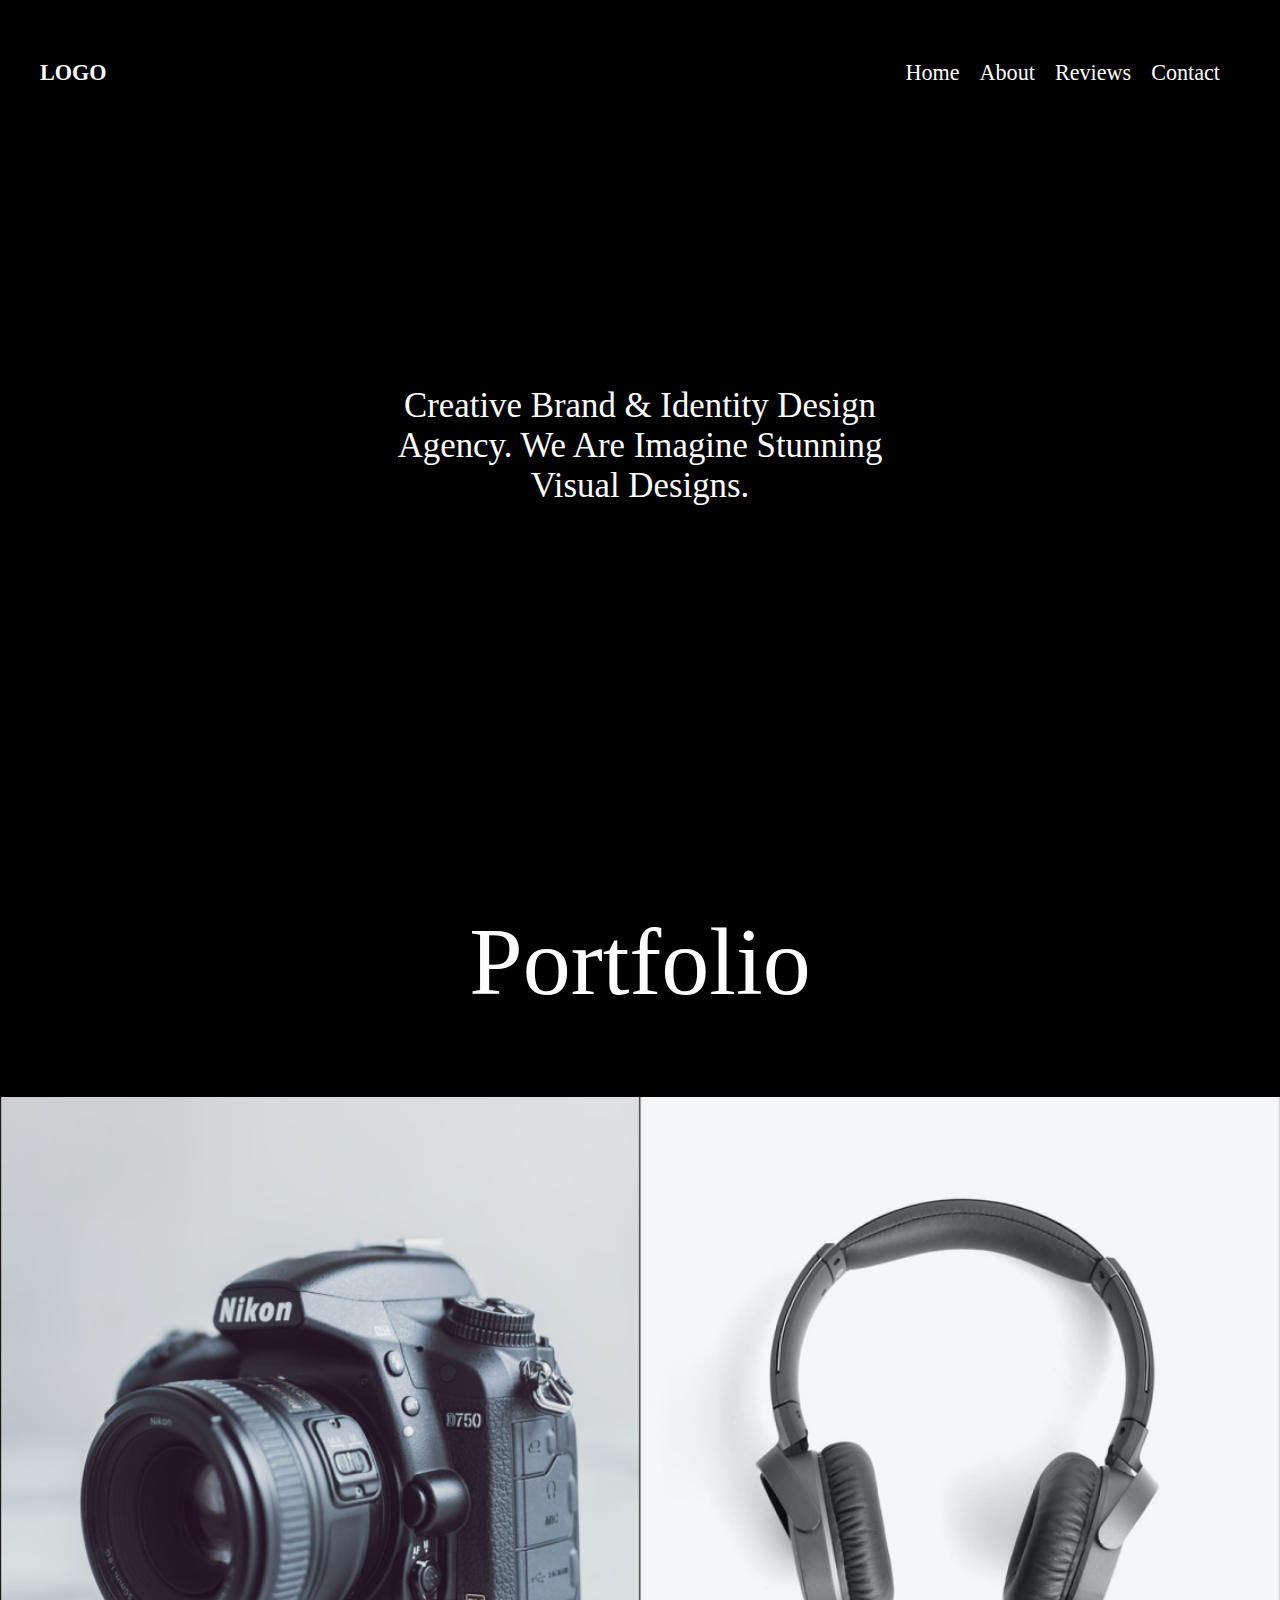
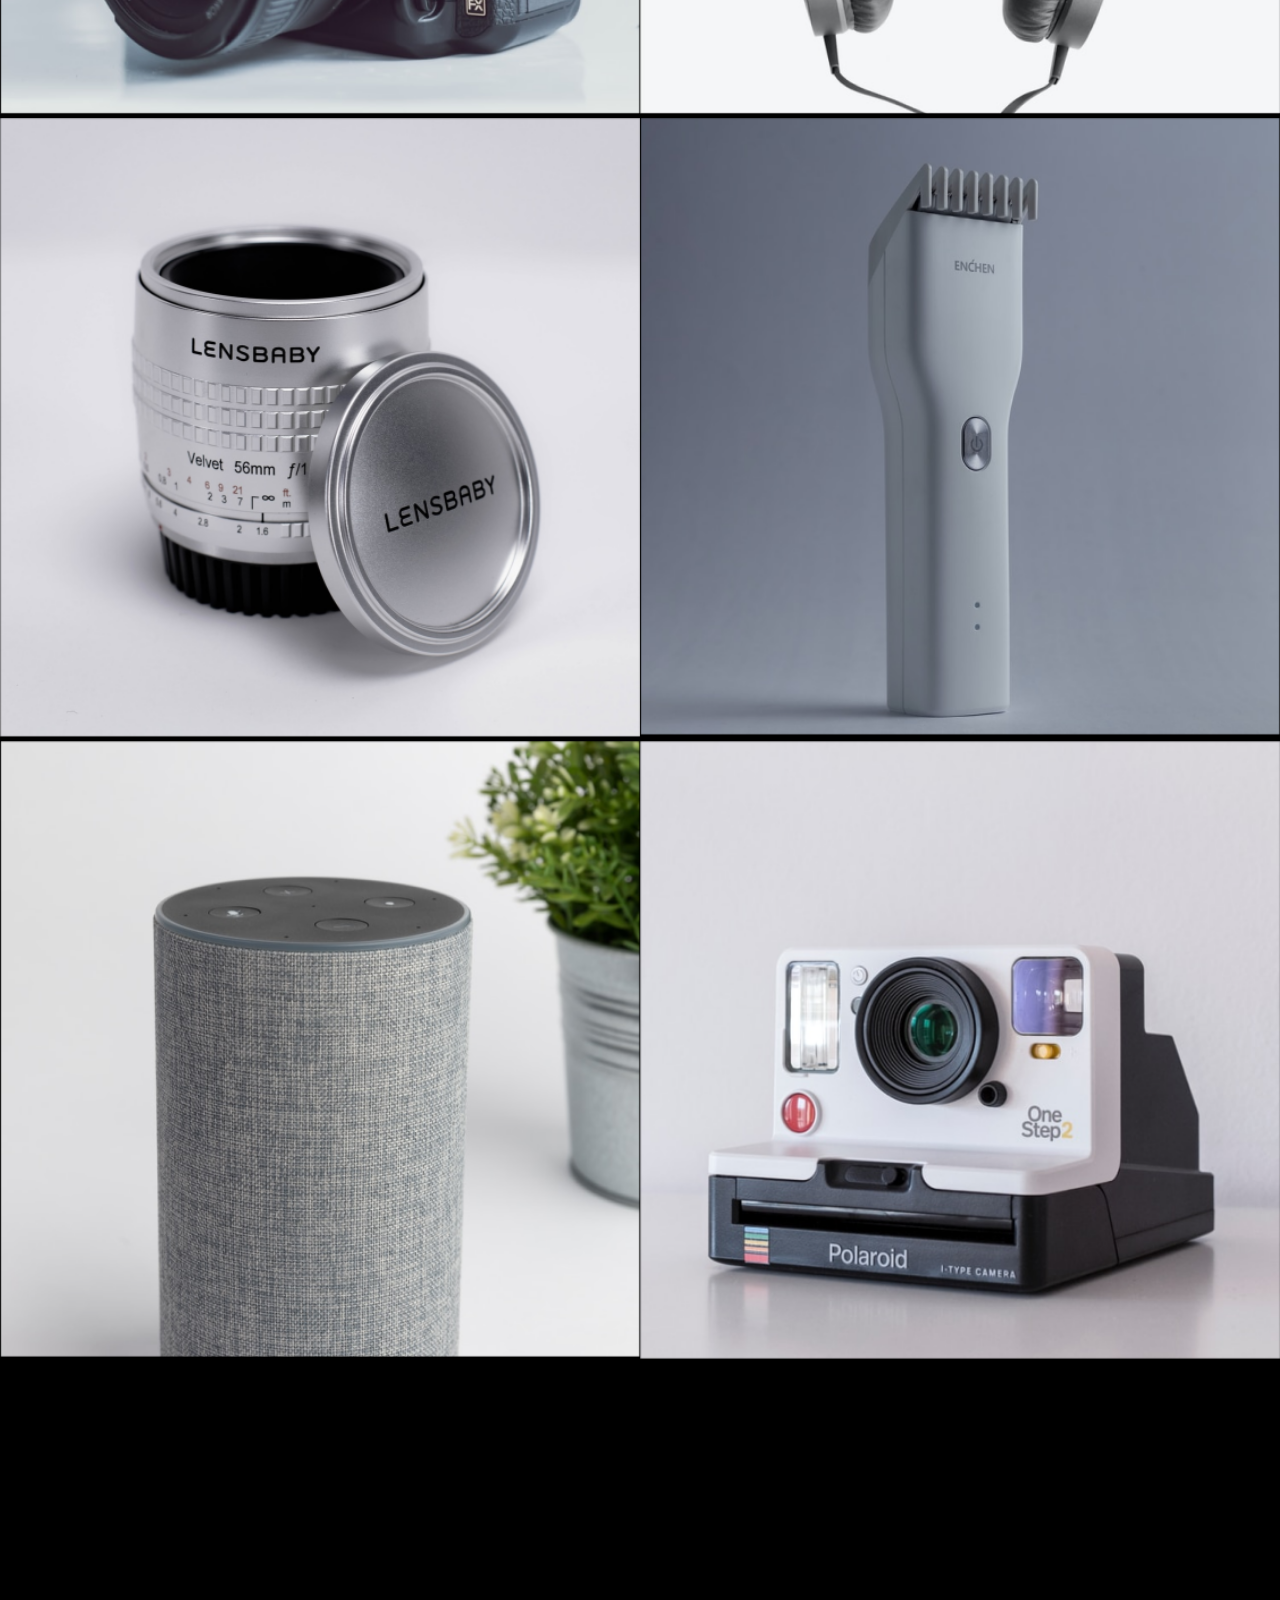
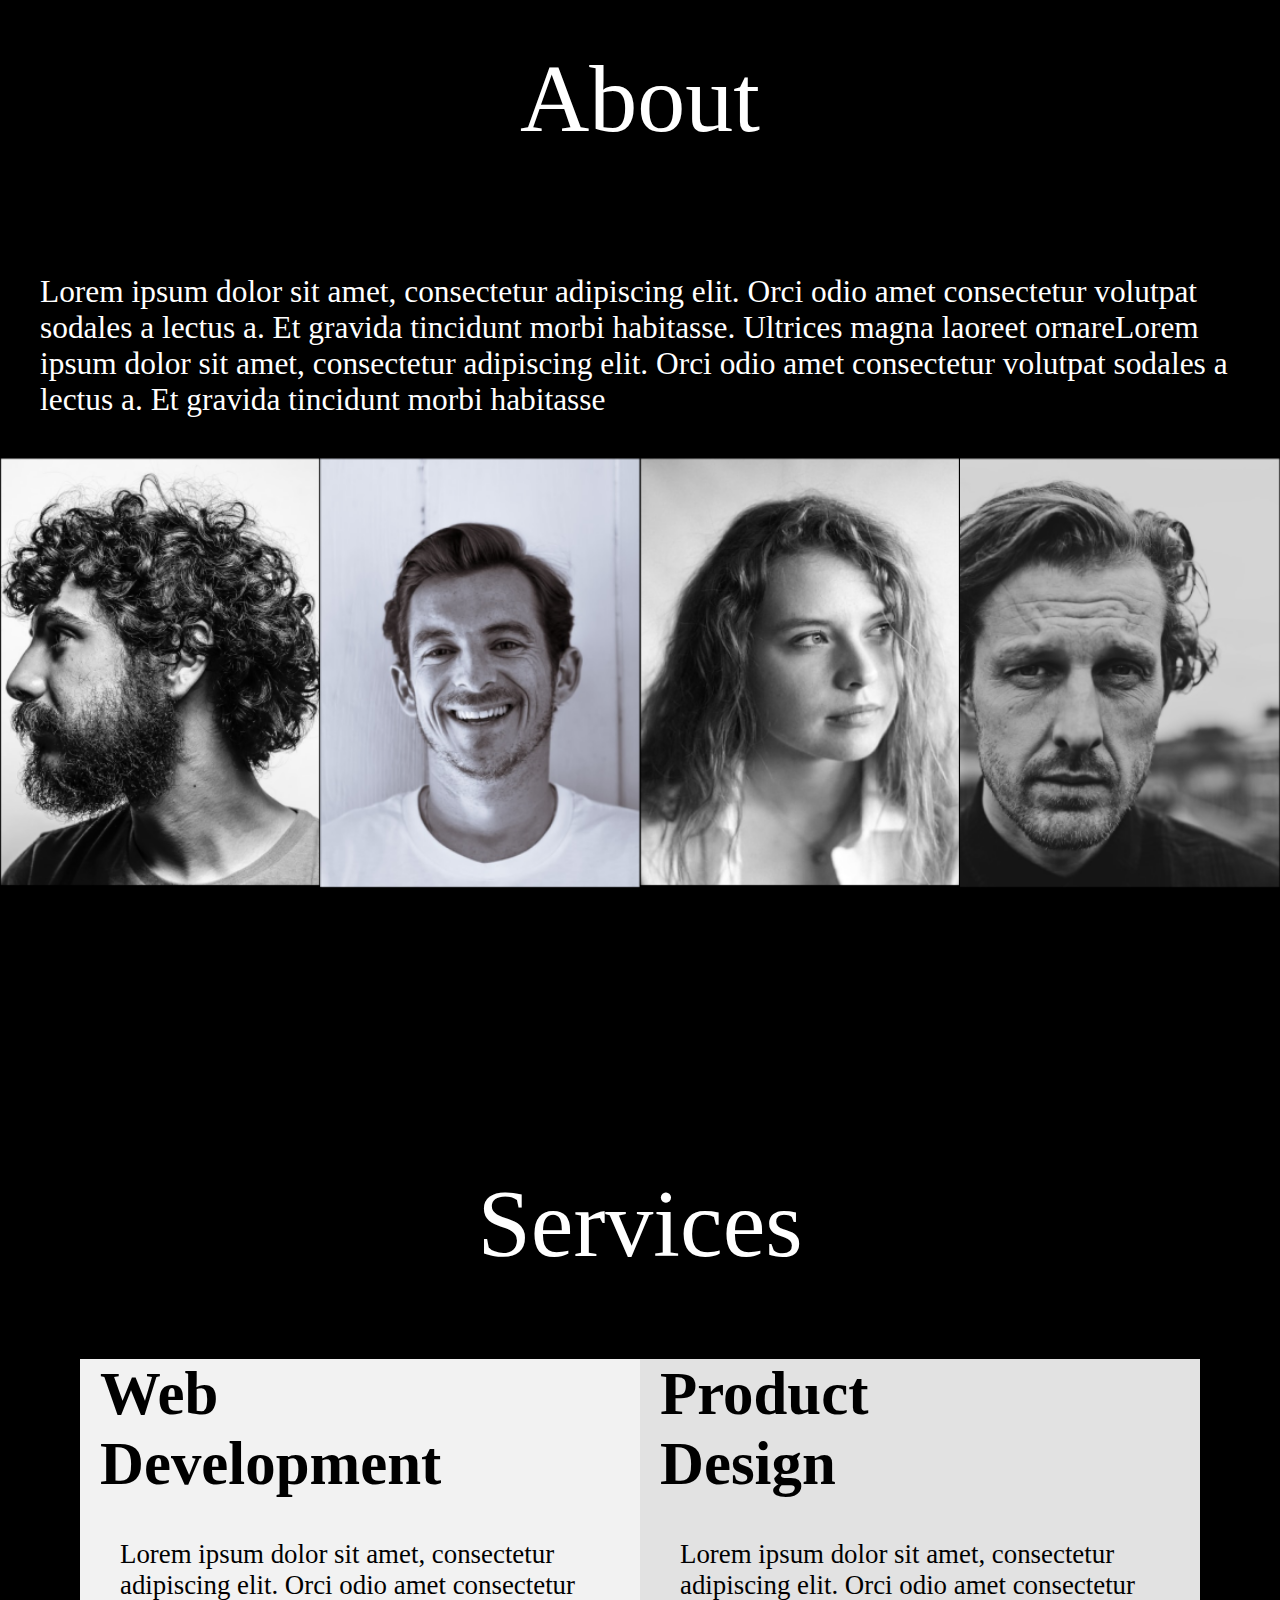
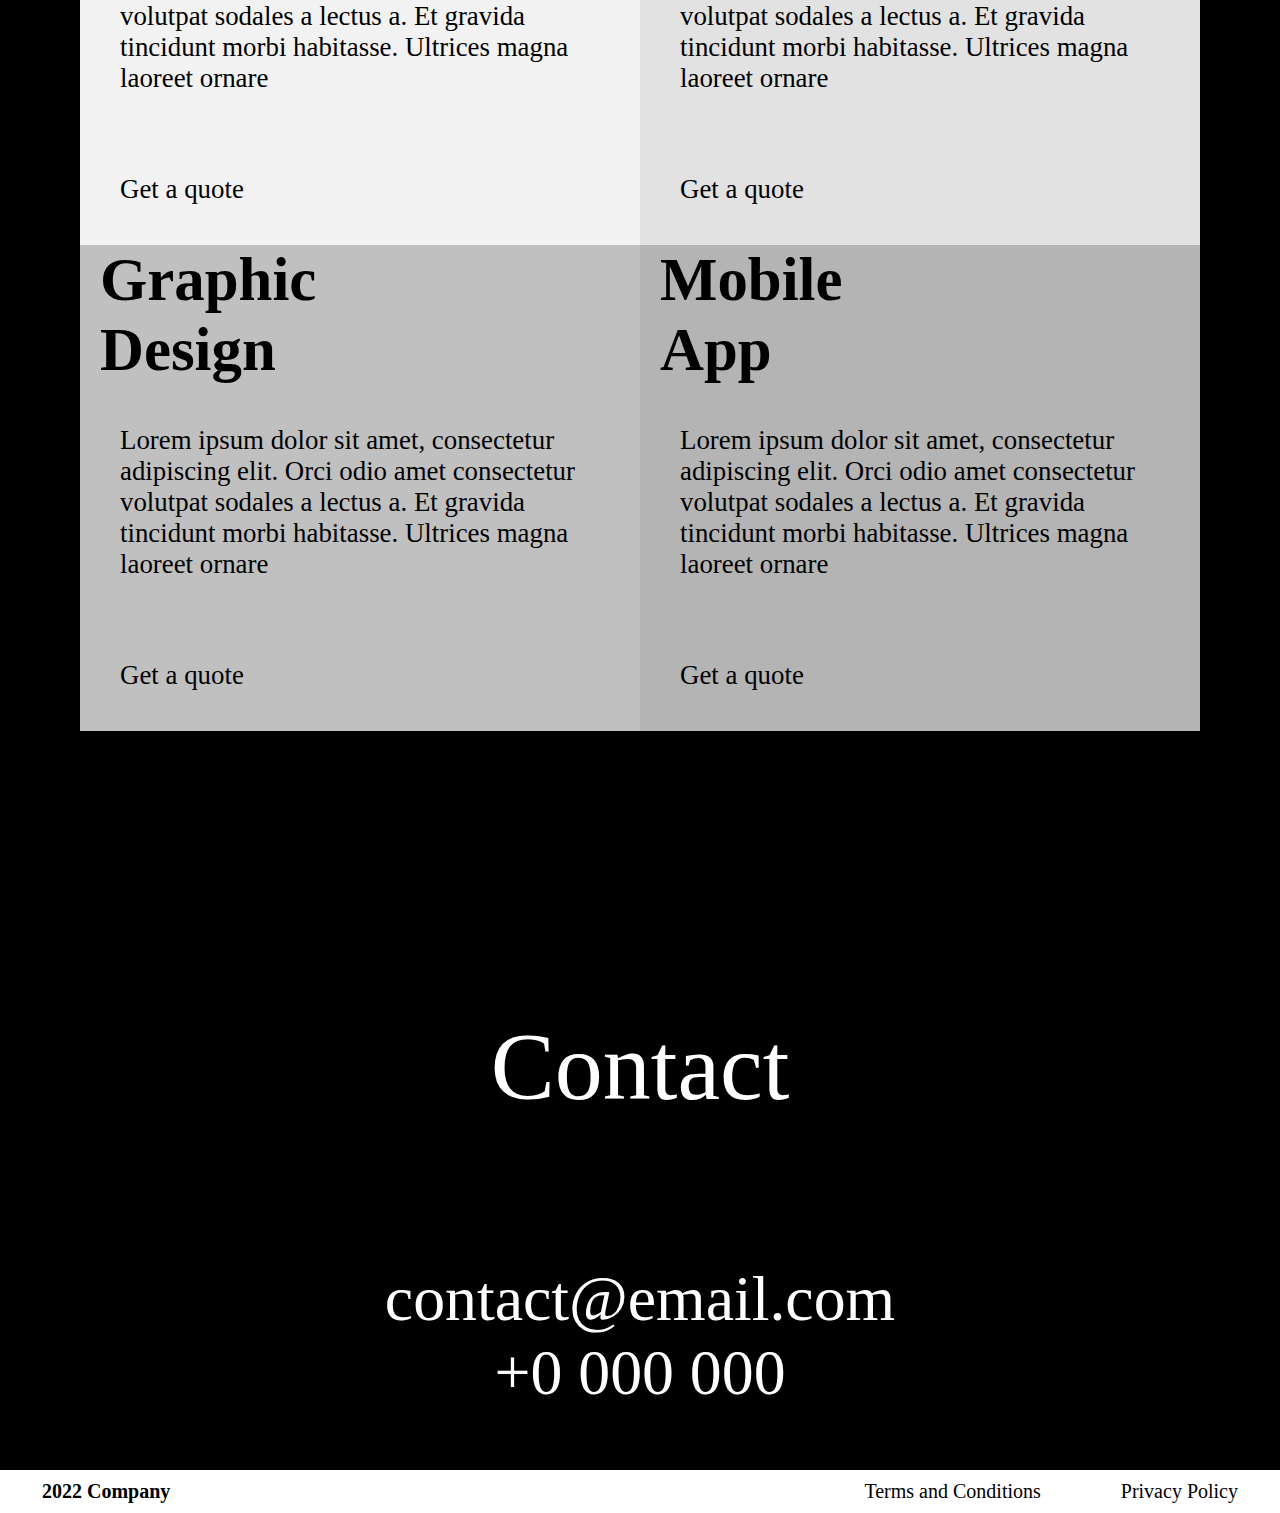
<file: index.html>
<!DOCTYPE html>
<html lang="en">
  <head>
    <meta charset="UTF-8" />
    <meta http-equiv="X-UA-Compatible" content="IE=edge" />
    <meta name="viewport" content="width=device-width, initial-scale=1.0" />
    <title>homework</title>
    <link href="style.css" rel="stylesheet" />
  </head>
  <body>
    <header class="header">
      <div class="logo">
        <p class="logotext">LOGO</p>
      </div>
      <div class="menu">
        <p class="menutext">Home</p>
        <p class="menutext">About</p>
        <p class="menutext">Reviews</p>
        <p class="menutext">Contact</p>
      </div>
      <div class="hamburger">
        <img class="hamburger" src="hamburger.jpg" alt="hamburger" />
      </div>
    </header>
    <div class="mainHeader">
      <h1>
        Creative Brand & Identity Design Agency. We Are Imagine Stunning Visual
        Designs.
      </h1>
    </div>
    <div class="Gallerysection">
      <h2>Portfolio</h2>
      <div class="Gallery">
        <a href="index2.html"> <img src="Rectangle 1.png" alt="camera" /> </a>
        <a> <img src="Rectangle 2.png" alt="headphones" /> </a>
        <a> <img src="Rectangle 3.png" alt="lens" /> </a>
        <a> <img src="Rectangle 4.png" alt="shave" /> </a>
        <a> <img src="Rectangle 11.png" alt="speeker" /> </a>
        <a> <img src="Rectangle 12.png" alt="camera2" /> </a>
      </div>
    </div>
    <div class="about">
      <div>
        <h2>About</h2>
      </div>
      <div>
        <p class="textAbout">
          Lorem ipsum dolor sit amet, consectetur adipiscing elit. Orci odio
          amet consectetur volutpat sodales a lectus a. Et gravida tincidunt
          morbi habitasse. Ultrices magna laoreet ornareLorem ipsum dolor sit
          amet, consectetur adipiscing elit. Orci odio amet consectetur volutpat
          sodales a lectus a. Et gravida tincidunt morbi habitasse
        </p>
      </div>
      <div class="Galleryabout">
        <img src="Rectangle 7.png" alt="camera" />
        <img src="Rectangle 8.png" alt="headphones" />
        <img src="Rectangle 9.png" alt="lens" />
        <img src="Rectangle 10.png" alt="shave" />
      </div>
    </div>
    <div class="Services">
      <div>
        <h2>Services</h2>
      </div>
    </div>
    <div class="allservice">
      <div class="container">
        <div class="grey1">
          <h4 class="headServices">
            Web <br />
            Development
          </h4>
          <p class="textServices">
            Lorem ipsum dolor sit amet, consectetur adipiscing elit. Orci odio
            amet consectetur volutpat sodales a lectus a. Et gravida tincidunt
            morbi habitasse. Ultrices magna laoreet ornare
          </p>
          <p class="quote">Get a quote</p>
        </div>
        <div class="grey2">
          <h4 class="headServices">
            Product <br />
            Design
          </h4>
          <p class="textServices">
            Lorem ipsum dolor sit amet, consectetur adipiscing elit. Orci odio
            amet consectetur volutpat sodales a lectus a. Et gravida tincidunt
            morbi habitasse. Ultrices magna laoreet ornare
          </p>
          <p class="quote">Get a quote</p>
        </div>
      </div>
      <div class="container">
        <div class="grey3">
          <h4 class="headServices">
            Graphic <br />
            Design
          </h4>
          <p class="textServices">
            Lorem ipsum dolor sit amet, consectetur adipiscing elit. Orci odio
            amet consectetur volutpat sodales a lectus a. Et gravida tincidunt
            morbi habitasse. Ultrices magna laoreet ornare
          </p>
          <p class="quote">Get a quote</p>
        </div>
        <div class="grey4">
          <h4 class="headServices">
            Mobile <br />
            App
          </h4>
          <p class="textServices">
            Lorem ipsum dolor sit amet, consectetur adipiscing elit. Orci odio
            amet consectetur volutpat sodales a lectus a. Et gravida tincidunt
            morbi habitasse. Ultrices magna laoreet ornare
          </p>
          <p class="quote">Get a quote</p>
        </div>
      </div>
    </div>
    <div class="Contact">
      <div>
        <h2>Contact</h2>
      </div>
      <div>
        <p class="emailnr">
          contact@email.com
          <br />
          +0 000 000
        </p>
      </div>
    </div>
    <div class="footerbox">
          <p class="year">2022 Company</p>
        <div class="footer">
          <p class="footertext">Terms and Conditions</p>
          <p class="footertext">Privacy Policy</p>
        </div>
      </footer>
    </div>
  </body>
</html>
</file>
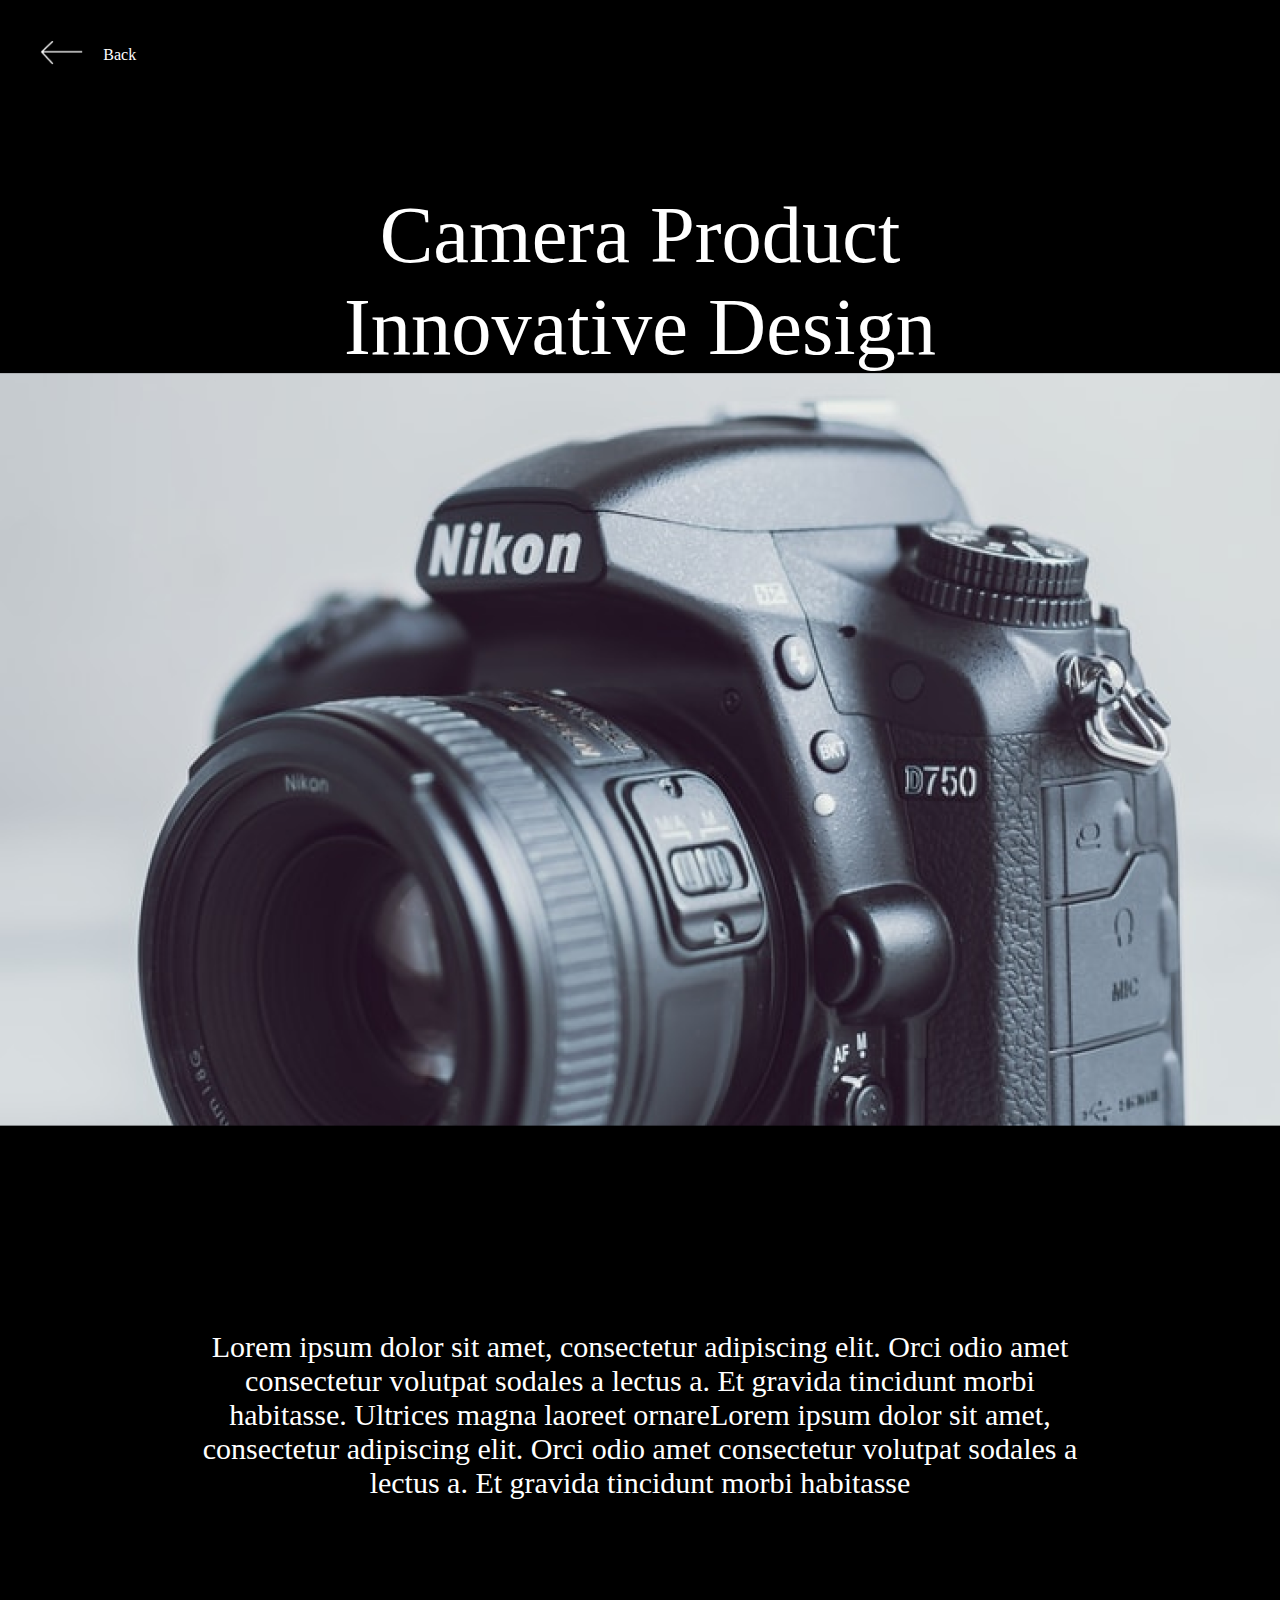
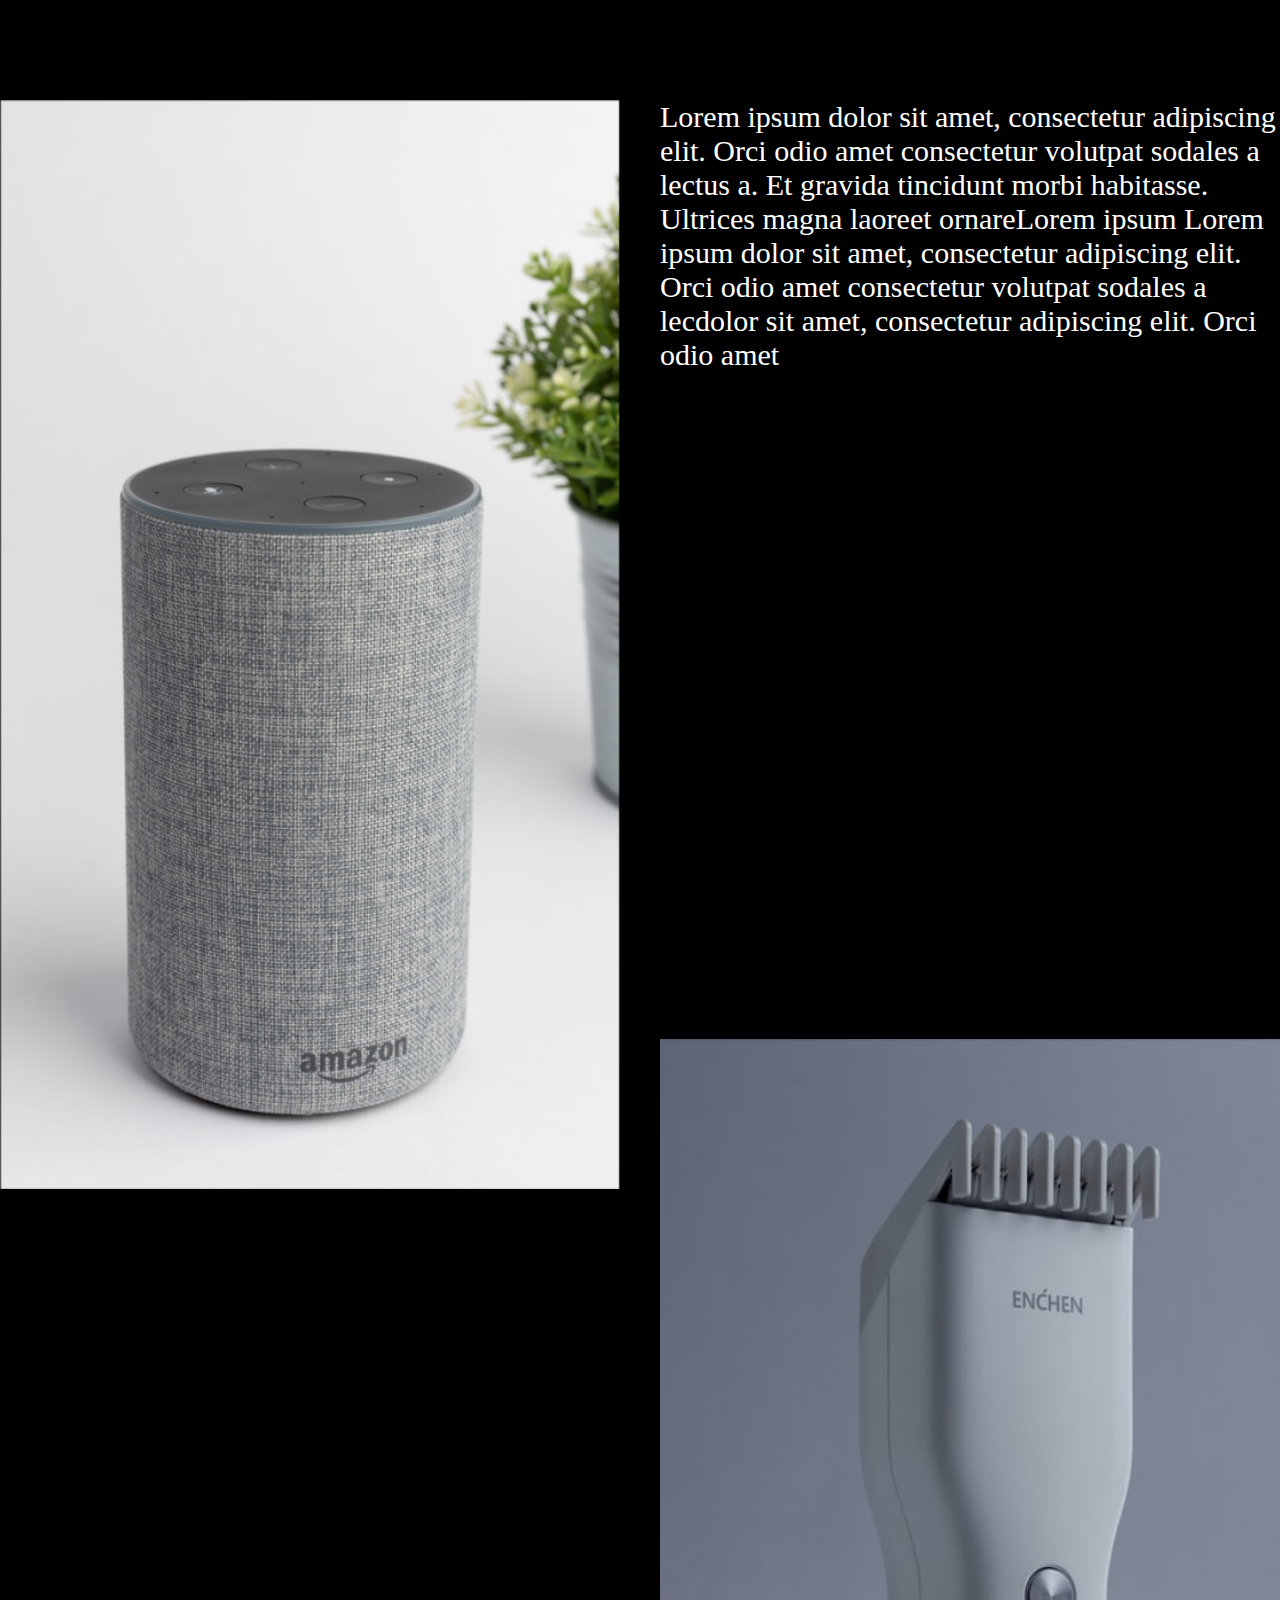
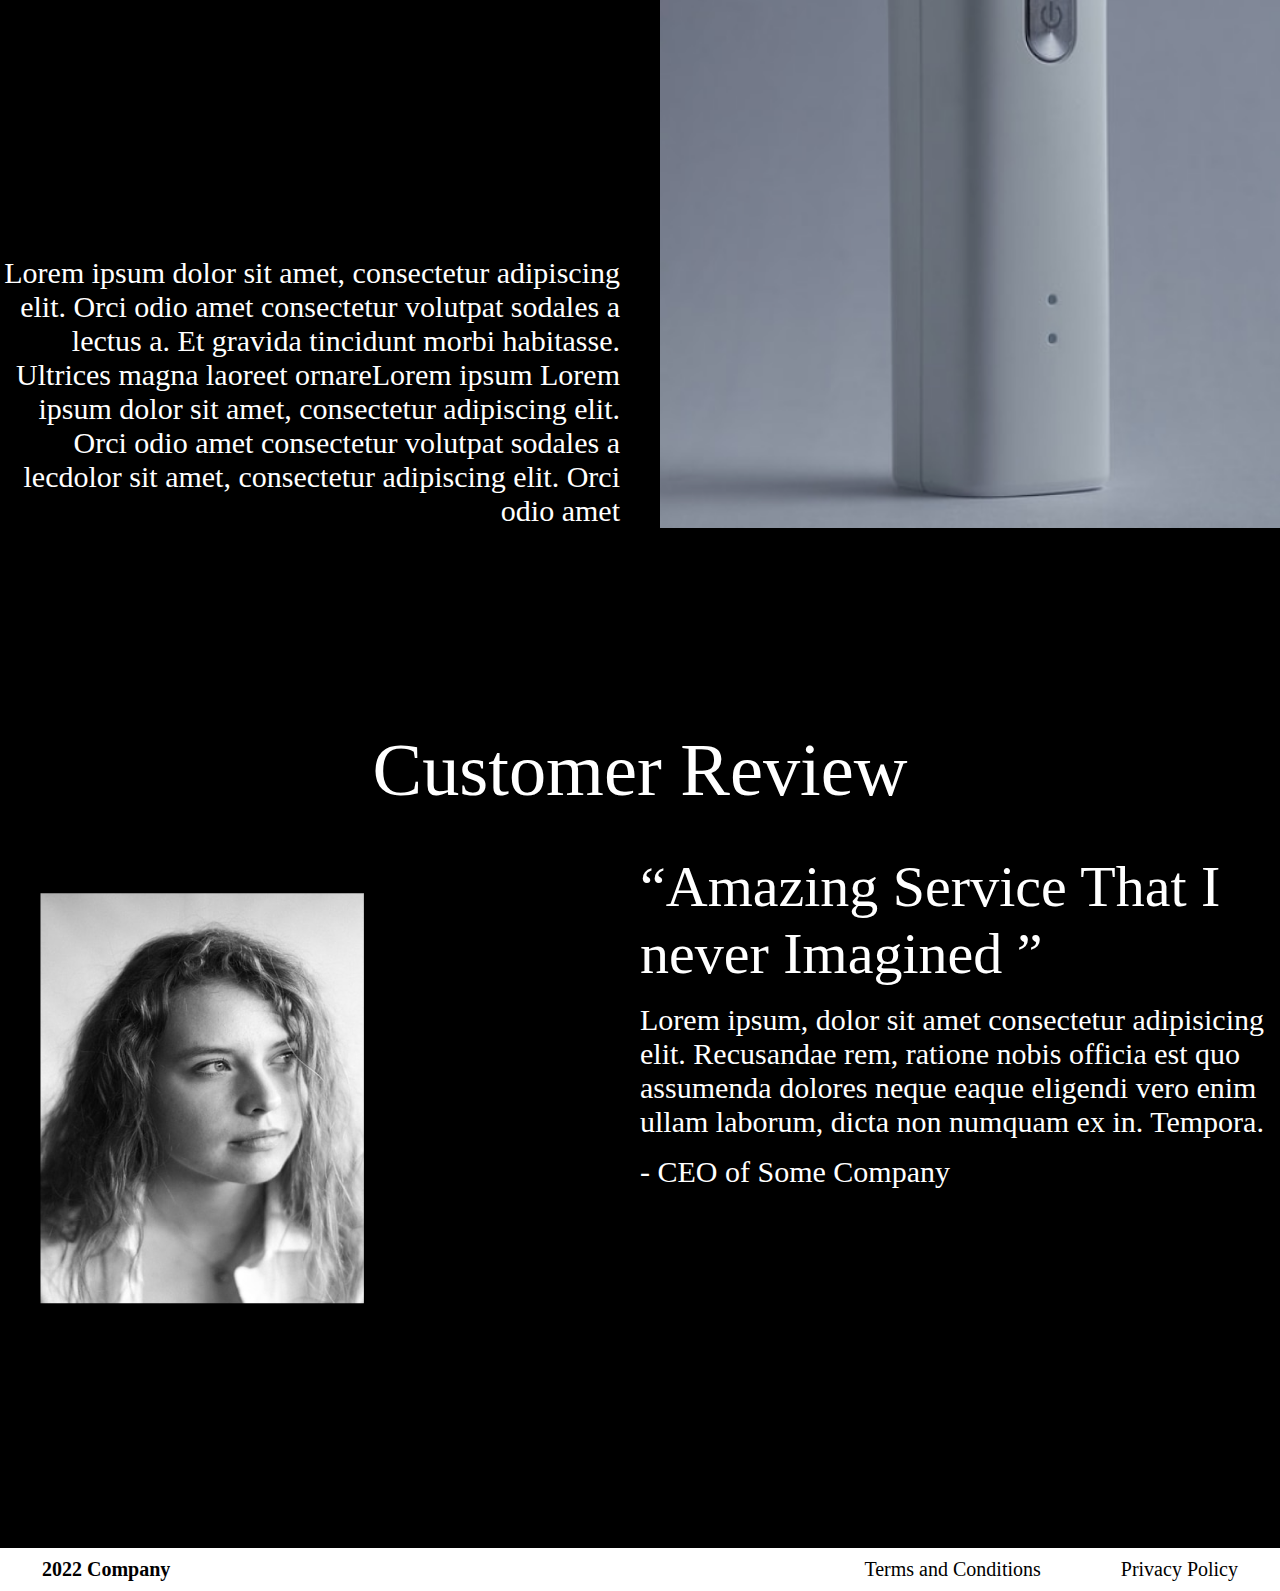
<file: index2.html>
<!DOCTYPE html>
<html lang="en">
  <head>
    <meta charset="UTF-8" />
    <meta http-equiv="X-UA-Compatible" content="IE=edge" />
    <meta name="viewport" content="width=device-width, initial-scale=1.0" />
    <title>homework</title>
    <link href="style2.css" rel="stylesheet" />
  </head>
  <body>
    <header class="header">
      <a href="index.html">
        <img src="Vector 1.png" alt="arrow" width="43.33" height="25.45" />
      </a>
      <div class="backlink">
        <p class="backtext">Back</p>
      </div>
    </header>
    <div class="headline">
      <h2 class="page2">
        Camera Product <br />
        Innovative Design
      </h2>
    </div>
    <div class="photocamera">
      <a>
        <img src="Rectangle camera.png" alt="camera" />
      </a>
    </div>
    <div class="cameratext">
      <p class="undercameratext">
        Lorem ipsum dolor sit amet, consectetur adipiscing elit. Orci odio amet
        consectetur volutpat sodales a lectus a. Et gravida tincidunt morbi
        habitasse. Ultrices magna laoreet ornareLorem ipsum dolor sit amet,
        consectetur adipiscing elit. Orci odio amet consectetur volutpat sodales
        a lectus a. Et gravida tincidunt morbi habitasse
      </p>
    </div>
    <div class="projectpage">
      <img class="image" src="Rectangle speaker.png" alt="speaker" />
      <p class="text1">
        Lorem ipsum dolor sit amet, consectetur adipiscing elit. Orci odio amet
        consectetur volutpat sodales a lectus a. Et gravida tincidunt morbi
        habitasse. Ultrices magna laoreet ornareLorem ipsum Lorem ipsum dolor
        sit amet, consectetur adipiscing elit. Orci odio amet consectetur
        volutpat sodales a lecdolor sit amet, consectetur adipiscing elit. Orci
        odio amet
      </p>
      <p class="text2">
        Lorem ipsum dolor sit amet, consectetur adipiscing elit. Orci odio amet
        consectetur volutpat sodales a lectus a. Et gravida tincidunt morbi
        habitasse. Ultrices magna laoreet ornareLorem ipsum Lorem ipsum dolor
        sit amet, consectetur adipiscing elit. Orci odio amet consectetur
        volutpat sodales a lecdolor sit amet, consectetur adipiscing elit. Orci
        odio amet
      </p>
      <img class="image2" src="Rectangle shave.png" alt="shave" />
    </div>
    <div class="reviews">
      <h2 class="textreview">Customer Review</h2>
    </div>
    <div class="feedback">
      <div>
        <img class="customerimage" src="naine.png" alt="naine" />
      </div class>
      <div class="feedbacktext">
        <h3 class="customerheader">“Amazing Service That I never Imagined ”</h3>
        <p class="text3">
          Lorem ipsum, dolor sit amet consectetur adipisicing elit. Recusandae
          rem, ratione nobis officia est quo assumenda dolores neque eaque
          eligendi vero enim ullam laborum, dicta non numquam ex in. Tempora.
        </p>
        <p class="text3">- CEO of Some Company</p>
        </div>
      </div>
    </div>
    <div class="footerbox">
          <p class="year">2022 Company</p>
        <div class="footer">
          <p class="footertext">Terms and Conditions</p>
          <p class="footertext">Privacy Policy</p>
        </div>
      </footer>
    </div>
  </body>
</html>
</file>
<file: style.css>
@import url('https://fonts.googleapis.com/css2?family=Roboto+Slab:wght@100;300&display=swap');

*{
    margin: 0;
    color: white;
}
body{
    background-color: black;
}

.header{
    display: flex;
    justify-content: space-between;
    align-items: center;
    padding: 40px;
}

.menu{
    display: flex;
    padding: 20px;
    gap: 20px;
}

.mainHeader {
    margin: auto;
    display: flex;
    justify-content: center;
    width: 50%;
    text-align: center;
    padding: 200px;

}

.about{
    margin-top: 200px;
}

.Services{
    margin-top: 200px;
}

.Contact{
    margin-top: 200px;
}

.Gallerysection {
    display: flex;
    justify-content: center;
    flex-direction: column;
    padding-top: 80px;
}

.logotext {
    font-weight: 600;
    font-size: 22.15px;
}

h2 {
    text-align: center;
    padding: 80px;
    font-family: "Inter";
    font-weight: 400;
    font-size: 96px;
}

.textAbout{
    font-family: "Inter";
    font-weight: 300;
    padding: 40px;
    font-size: 31.38px;
}

h1{
    font-family: "Inter";
    font-weight: 400;
    padding: 40px;
    font-size: 34.84px;

}

.textServices{
    font-family: "Inter";
    font-weight: 400;
    font-size: 26.86px;
    padding: 40px;
    color: black;
}

.quote{
    font-family: "Inter";
    font-weight: 400;
    font-size: 26.86px;
    padding: 40px;
    color: black;
}

.menutext{
    font-family: "Inter";
    font-weight: 400;
    font-size: 22.15px;
}

.headServices{
    font-family: "Inter";
    font-weight: 700;
    font-size: 60.84px;
    color: black;
    padding-left: 20px;
}

.Gallery{
    display: grid;
    grid-template-columns: 1fr 1fr;
    justify-content: center;
    
}

img{
    min-width: 100%;
    object-fit: cover;
}


.Galleryabout{
    display: grid;
    grid-template-columns: 1fr 1fr 1fr 1fr;
    justify-content: center;
}

.web{
    background-color: white;
    color: black;
}

.product {
    background-color: white;
    color: black;
}

.graphic{
    background-color: white;
    color: black;
}

.mobile{
    background-color: white;
    color: black;
}


.container {
    display: grid;
    grid-template-columns: 1fr 1fr;
    justify-content: center;
    padding-left: 80px;
    padding-right: 80px;
}


.grey1 {
    background-color: #F2F2F2;
   
}

.grey2 {
    background-color: #E2E2E2;
    
}

.grey3 {
    background-color: #C0C0C0;
  
}

.grey4 {
    background-color: #B4B4B4;
}

.emailnr{
    font-family: "Inter";
    font-weight: 400;
    font-size: 63.79px;
    padding-top: 60px;
    padding-bottom: 60px;
    text-align: center;
}

.year {
    display: flex;
    justify-content: space-between;
    align-items: center;
    padding: 10px;
}

.footer {
    display: flex;
    justify-content: space-between;
    gap: 80px;
    padding: 10px;
}

.year {
    font-family: "Inter";
    font-weight: 600;
    font-size: 20px;
    color: black;
}

.footertext{
    font-family: "Inter";
    font-weight: 300;
    font-size: 20px;
    color: black;
}

.footerbox {
    background-color: white;
    display: flex;
    justify-content: space-between;
    align-items: center;
    padding: 0 2rem;
    
}

.hamburger{
    display: none;
}

@media screen and (max-width: 640px) {

    .menu{
        display: none;
    }
    .hamburger{
        display: flex;
        justify-content: flex-end;
        width: 10%;
    }
    
    .mainHeader{
        text-align: center;
        padding: 0;
    }

    h1 {
        font-family: "Inter";
        font-weight: 400;
        font-size: 11px;
        padding: 80;
    }

    h2 {
        font-family: "Inter";
        font-weight: 400;
        font-size: 25px;
        padding: 20px;
    }
    .Gallery {
        overflow-x: scroll;
        display: flex;
        align-items: center;
        width: 100%;
        gap: 1rem;
    }

    .Gallery img {
        aspect-ratio: 1/1;
        max-width: 200px;
    }


    .textAbout {
        font-family: "Inter";
        font-weight: 400;
        font-size: 8px;
        text-align: center;
        padding-top: 20px;
    }

    .Galleryabout {
        overflow-x: scroll;
        display: flex;
        align-items: center;
        padding-top: 0;
        gap: 1rem;
    }

    .Galleryabout img {
        aspect-ratio: 2/3;
    }

    img {
        min-width: auto;
    }

    .Services {
        margin-top: 100px;
    }

    .about {
        margin-top: 100px;
    }

    .Contact {
        margin-top: 100px;
    }

    .allservice {
        overflow-x: scroll;
        display: flex;
        flex-direction: row;
        padding-top: 0;
    }

    .container{
        gap: 20px;
        height: 150px;
        padding-left: 20px;
        padding-right: 0;
    }

    .emailnr {
        font-family: "Inter";
        font-weight: 400;
        font-size: 17px;
        padding-bottom: 20px;
        text-align: center;
        }
    .footertext{
        visibility: hidden;
    }


    .footer{
        display: flex;
        justify-content: center;
    }

    .footerbox {
        flex-direction: column;
        background-color: black;
    }

    .year {
        display: block;
        color: white;
    }

    .2022 {
        margin: 0 auto;
    }

    .footer {
        gap: 0;
    }

    .headServices{
        width: 200px;
        font-size: 15px;
        font-weight: 700; 
        font-family: "Inter";
        padding: 5px;
    }

    .textServices{
        font-family: "Inter";
        font-weight: 400;
        font-size: 7px;
        padding: 5px;
    }
    
    .quote{
        font-family: "Inter";
        font-weight: 400;
        font-size: 6px;
        padding: 5px;
    }

    .Gallerysection{
        padding-top: 0;
    }
}
</file>
<file: style2.css>
@import url('https://fonts.googleapis.com/css2?family=Roboto+Slab:wght@100;300&display=swap');

* {
    margin: 0;
    color: white;
}

body {
    background-color: black;
}

.header {
    display: flex;
    align-items: center;
    padding: 40px;
    gap: 20px
}

.page2 {
    text-align: center;
    font-family: "Inter";
    font-weight: 400;
    font-size: 80.47px;
}

.headline
{
    padding-top: 80px;
}

.photocamera {
    justify-content: center;
    min-width: 100%;
    display: flex;
    margin: auto;
}

.undercameratext{
    display: flex;
    text-align: center;
    font-family: "Inter";
    font-weight: 300;
    font-size: 30px;
}

.cameratext{
    padding: 200px;
}

.projectpage{
    display: grid;
    grid-template-rows: 1fr 150px 1fr;
    grid-template-areas: 
    "image text1"
    "image image2"
    "text2 image2";
    gap: 40px;
}

.image {
    grid-area: image;
    min-width: 100%;
    min-height: 100%;
    object-fit: cover;
}

.text1 {
    display: flex;
    align-items: flex-start;
    grid-area: text1;
    text-align: left;
    font-size: 30px;
    font-weight: 300;
}

.text2 {
    display: flex;
    align-items: flex-end;
    grid-area: text2;
    text-align: right;
    font-size: 30px;
    font-weight: 300;
}

.image2 {
    grid-area: image2;
    min-width: 100%;
    min-height: 100%;
    object-fit: cover;
}

.textreview{
    text-align: center;
    font-family: "Inter";
    font-weight: 400;
    font-size: 74.36px;
}

.reviews{
    padding-top: 200px;
    padding-bottom: 40px;
}

.feedback{
display: grid;
grid-template-columns: 1fr 1fr;
padding-bottom: 200px;

}

.feedbacktext{
    display: flex;
    flex-direction: column;
    gap: 16px;
}

.customerheader{
    font-family: "Inter";
    font-weight: 400;
    font-size: 58px;
}

.text3{
    font-family: "Inter";
    font-weight: 300;
    font-size: 30px;
}

.customerimage{
    padding: 40px;
}

.year {
    display: flex;
    justify-content: space-between;
    align-items: center;
    padding: 10px;
}

.footer {
    display: flex;
    justify-content: space-between;
    gap: 80px;
    padding: 10px;
}

.year {
    font-family: "Inter";
    font-weight: 600;
    font-size: 20px;
    color: black;
}

.footertext {
    font-family: "Inter";
    font-weight: 300;
    font-size: 20px;
    color: black;
}

.footerbox {
    display: flex;
    justify-content: space-between;
    align-items: center;
    background-color: white;
    padding: 0 2rem;

}
</file>
